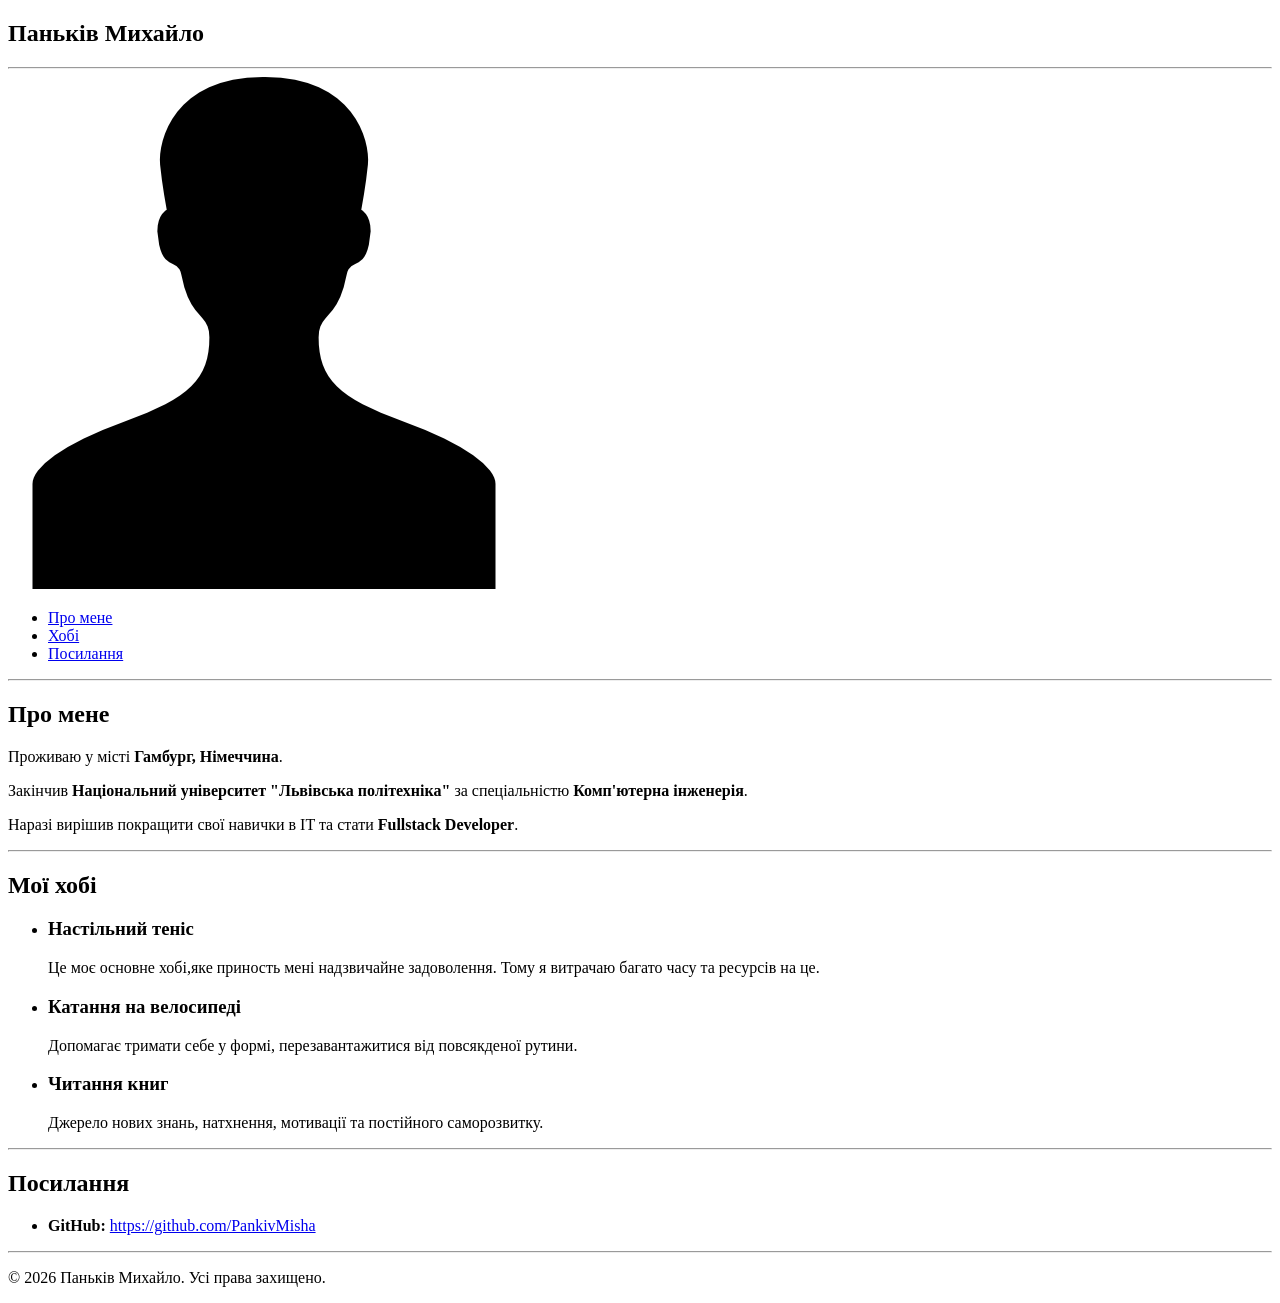
<file: index.html>
<!DOCTYPE html>
<html lang="uk">
<head>
    <meta charset="UTF-8">
    <meta name="viewport" content="width=device-width, initial-scale=1.0">
    <title>Паньків Михайло — Fullstack Developer</title>
</head>
<body>

<header>
    <h2>Паньків Михайло</h2>
    <hr>
    <section>
        <img src="Myprofile.jpg" alt="Фото профілю" width="512">
    </section>
    <nav>

        <ul>
            <li><a href="#about">Про мене</a></li>
            <li><a href="#hobbies">Хобі</a></li>
            <li><a href="#links">Посилання</a></li>
        </ul>

    </nav>
</header>

<hr>

<main>
    <section id="about">
        <h2>Про мене</h2>
        <p>Проживаю у місті <strong>Гамбург, Німеччина</strong>.</p>
        <p>Закінчив <strong>Національний університет "Львівська політехніка"</strong> за спеціальністю <strong>Комп'ютерна
            інженерія</strong>.</p>
        <p>Наразі вирішив покращити свої навички в IT та стати <strong>Fullstack Developer</strong>.</p>
    </section>

    <hr>

    <section id="hobbies">
        <h2>Мої хобі</h2>
        <ul>
            <li>
                <h3>Настільний теніс</h3>
                <p>Це моє основне хобі,яке приность мені надзвичайне задоволення. Тому я витрачаю багато часу та
                    ресурсів на це.</p>
            </li>
            <li>
                <h3>Катання на велосипеді</h3>
                <p>Допомагає тримати себе у формі, перезавантажитися від повсякденої рутини.</p>
            </li>
            <li>
                <h3>Читання книг</h3>
                <p>Джерело нових знань, натхнення, мотивації та постійного саморозвитку.</p>
            </li>
        </ul>
    </section>

    <hr>

    <section id="links">
        <h2>Посилання</h2>
        <ul>
            <li>
                <strong>GitHub:</strong>
                <a href="https://github.com/PankivMisha" target="_blank" rel="noopener noreferrer">https://github.com/PankivMisha</a>
            </li>
        </ul>
    </section>
</main>

<hr>

<footer>
    <p>&copy; 2026 Паньків Михайло. Усі права захищено.</p>
</footer>

</body>
</html>
</file>
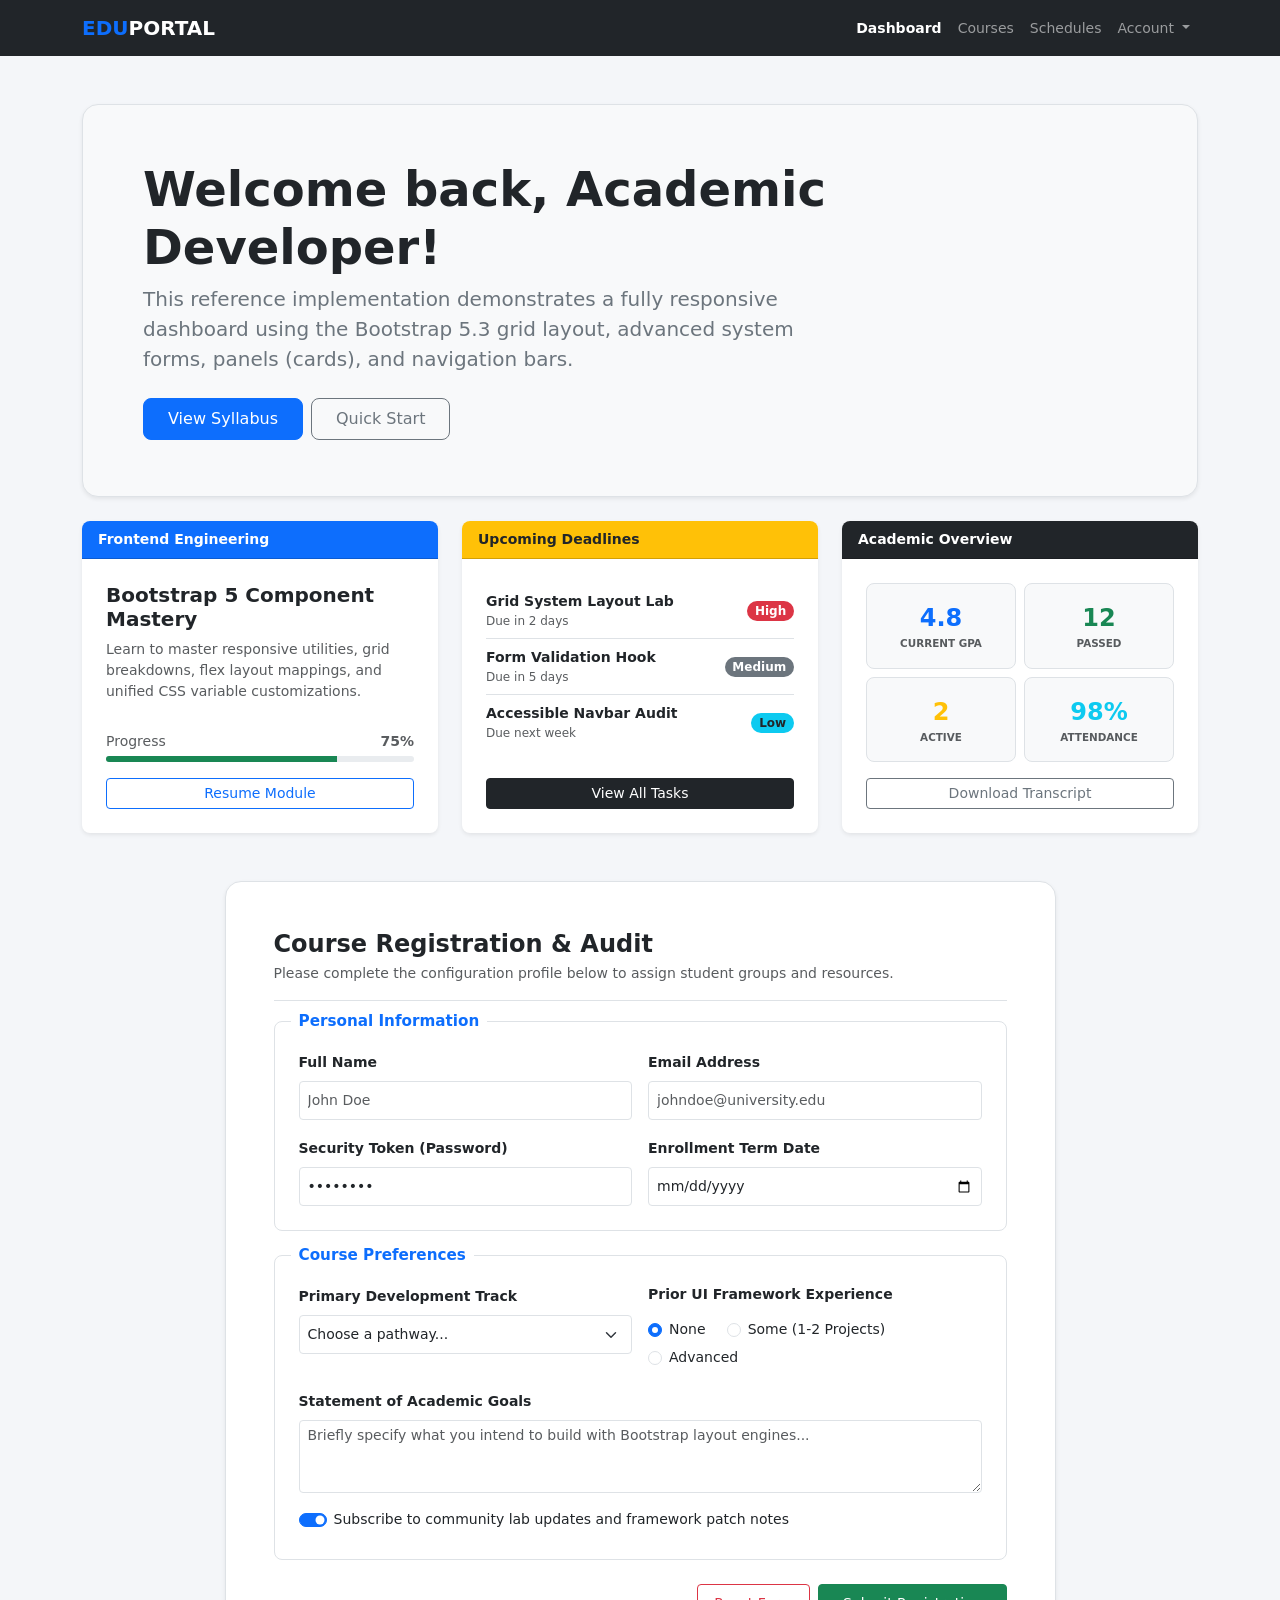
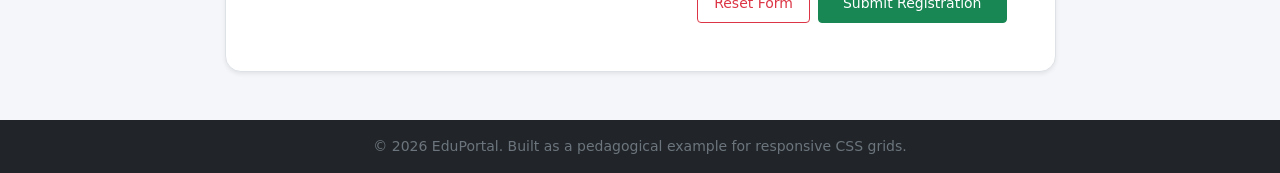
<file: bootstrap/index.html>
<!DOCTYPE html>
<html lang="en">
<head>
    <meta charset="UTF-8">
    <meta name="viewport" content="width=device-width, initial-scale=1.0">
    <title>EduPortal — Dashboard</title>
    <link href="https://cdn.jsdelivr.net/npm/bootstrap@5.3.3/dist/css/bootstrap.min.css" rel="stylesheet">
    <link rel="stylesheet" href="style.css">
</head>
<body>

    <!-- Navbar -->
<nav class="navbar navbar-expand-lg navbar-dark bg-dark py-2">
    <div class="container">
        <a class="navbar-brand fw-bold" href="#">
            <span class="text-primary">EDU</span>PORTAL
        </a>
        <button class="navbar-toggler" type="button" data-bs-toggle="collapse" data-bs-target="#mainNav">
            <span class="navbar-toggler-icon"></span>
        </button>
        <div class="collapse navbar-collapse" id="mainNav">
            <ul class="navbar-nav ms-auto mb-2 mb-lg-0 small">
                <li class="nav-item">
                    <a class="nav-link active fw-semibold" aria-current="page" href="#">Dashboard</a>
                </li>
                <li class="nav-item">
                    <a class="nav-link" href="#">Courses</a>
                </li>
                <li class="nav-item">
                    <a class="nav-link" href="#">Schedules</a>
                </li>
                <li class="nav-item dropdown">
                    <a class="nav-link dropdown-toggle" href="#" role="button" data-bs-toggle="dropdown" aria-expanded="false">
                        Account
                    </a>
                    <ul class="dropdown-menu dropdown-menu-end">
                        <li><a class="dropdown-item" href="#">Profile</a></li>
                        <li><a class="dropdown-item" href="#">Settings</a></li>
                        <li><hr class="dropdown-divider"></li>
                        <li><a class="dropdown-item text-danger" href="#">Logout</a></li>
                    </ul>
                </li>
            </ul>
        </div>
    </div>
</nav>

<!-- Main -->
<main class="container my-5">


    <div class="p-4 p-md-5 mb-4 bg-light border rounded-4 shadow-sm">
        <div class="container-fluid py-2">
            <h1 class="display-5 fw-bold text-dark">Welcome back, Academic Developer!</h1>
            <p class="col-md-8 fs-5 text-secondary mb-4">
                This reference implementation demonstrates a fully responsive dashboard using the Bootstrap 5.3 grid layout, advanced system forms, panels (cards), and navigation bars.
            </p>
            <div class="d-flex flex-wrap gap-2">
                <button class="btn btn-primary btn-lg px-4 fs-6" type="button">View Syllabus</button>
                <button class="btn btn-outline-secondary btn-lg px-4 fs-6" type="button">Quick Start</button>
            </div>
        </div>
    </div>

    <!--Grid Layout -->
    <div class="row g-4 mb-5">

        <!-- Frontend Engineering -->
        <div class="col-lg-4">
            <div class="card h-100 shadow-sm border-0 rounded-3 overflow-hidden">
                <div class="card-header bg-primary text-white fw-semibold py-2 px-3 small">
                    Frontend Engineering
                </div>
                <div class="card-body d-flex flex-column justify-content-between p-4">
                    <div>
                        <h5 class="card-title fw-bold mb-2">Bootstrap 5 Component Mastery</h5>
                        <p class="card-text text-muted small">
                            Learn to master responsive utilities, grid breakdowns, flex layout mappings, and unified CSS variable customizations.
                        </p>
                    </div>
                    <div class="mt-4">
                        <div class="d-flex justify-content-between small text-muted mb-1">
                            <span>Progress</span>
                            <span class="fw-semibold">75%</span>
                        </div>
                        <div class="progress progress-thin mb-3">
                            <div class="progress-bar bg-success w-75" role="progressbar" aria-valuenow="75" aria-valuemin="0" aria-valuemax="100"></div>
                        </div>
                        <button class="btn btn-outline-primary btn-sm w-100">Resume Module</button>
                    </div>
                </div>
            </div>
        </div>

        <!-- Upcoming Deadlines -->
        <div class="col-lg-4">
            <div class="card h-100 shadow-sm border-0 rounded-3 overflow-hidden">
                <div class="card-header bg-warning text-dark fw-semibold py-2 px-3 small">
                    Upcoming Deadlines
                </div>
                <div class="card-body d-flex flex-column justify-content-between p-4">
                    <ul class="list-group list-group-flush">
                        <li class="list-group-item px-0 py-2 d-flex justify-content-between align-items-center">
                            <div>
                                <div class="fw-bold small">Grid System Layout Lab</div>
                                <div class="text-muted text-xs">Due in 2 days</div>
                            </div>
                            <span class="badge bg-danger rounded-pill">High</span>
                        </li>
                        <li class="list-group-item px-0 py-2 d-flex justify-content-between align-items-center">
                            <div>
                                <div class="fw-bold small">Form Validation Hook</div>
                                <div class="text-muted text-xs">Due in 5 days</div>
                            </div>
                            <span class="badge bg-secondary rounded-pill">Medium</span>
                        </li>
                        <li class="list-group-item px-0 py-2 d-flex justify-content-between align-items-center border-bottom-0">
                            <div>
                                <div class="fw-bold small">Accessible Navbar Audit</div>
                                <div class="text-muted text-xs">Due next week</div>
                            </div>
                            <span class="badge bg-info text-dark rounded-pill">Low</span>
                        </li>
                    </ul>
                    <div class="mt-3">
                        <button class="btn btn-dark btn-sm w-100">View All Tasks</button>
                    </div>
                </div>
            </div>
        </div>

        <!-- Academic Overview -->
        <div class="col-lg-4">
            <div class="card h-100 shadow-sm border-0 rounded-3 overflow-hidden">
                <div class="card-header bg-dark text-white fw-semibold py-2 px-3 small">
                    Academic Overview
                </div>
                <div class="card-body d-flex flex-column justify-content-between p-4">
                    <div class="row g-2 text-center">
                        <div class="col-6">
                            <div class="p-3 bg-light border rounded-3">
                                <div class="fs-4 fw-bold text-primary">4.8</div>
                                <div class="text-muted fw-semibold stat-label">CURRENT GPA</div>
                            </div>
                        </div>
                        <div class="col-6">
                            <div class="p-3 bg-light border rounded-3">
                                <div class="fs-4 fw-bold text-success">12</div>
                                <div class="text-muted fw-semibold stat-label">PASSED</div>
                            </div>
                        </div>
                        <div class="col-6">
                            <div class="p-3 bg-light border rounded-3">
                                <div class="fs-4 fw-bold text-warning">2</div>
                                <div class="text-muted fw-semibold stat-label">ACTIVE</div>
                            </div>
                        </div>
                        <div class="col-6">
                            <div class="p-3 bg-light border rounded-3">
                                <div class="fs-4 fw-bold text-info">98%</div>
                                <div class="text-muted fw-semibold stat-label">ATTENDANCE</div>
                            </div>
                        </div>
                    </div>
                    <div class="mt-3">
                        <button class="btn btn-outline-secondary btn-sm w-100">Download Transcript</button>
                    </div>
                </div>
            </div>
        </div>

    </div>

    <!-- Course Registration & Audit -->
    <div class="row justify-content-center">
        <div class="col-lg-9">
            <div class="bg-white p-4 p-md-5 rounded-4 shadow-sm border">
                <h2 class="h4 fw-bold mb-1">Course Registration &amp; Audit</h2>
                <p class="text-muted small mb-3 pb-3 border-bottom">
                    Please complete the configuration profile below to assign student groups and resources.
                </p>

                <form>
                    <!-- Personal Information -->
                    <div class="fieldset-box mb-4">
                        <span class="fieldset-title">Personal Information</span>
                        <div class="row g-3">
                            <div class="col-md-6">
                                <label for="fullName" class="form-label small fw-semibold">Full Name</label>
                                <input type="text" class="form-control form-control-sm py-2" id="fullName" placeholder="John Doe">
                            </div>
                            <div class="col-md-6">
                                <label for="emailAddress" class="form-label small fw-semibold">Email Address</label>
                                <input type="email" class="form-control form-control-sm py-2" id="emailAddress" placeholder="johndoe@university.edu">
                            </div>
                            <div class="col-md-6">
                                <label for="securityToken" class="form-label small fw-semibold">Security Token (Password)</label>
                                <input type="password" class="form-control form-control-sm py-2" id="securityToken" value="12345678">
                            </div>
                            <div class="col-md-6">
                                <label for="termDate" class="form-label small fw-semibold">Enrollment Term Date</label>
                                <input type="date" class="form-control form-control-sm py-2" id="termDate">
                            </div>
                        </div>
                    </div>

                    <!-- Course Preferences -->
                    <div class="fieldset-box mb-4">
                        <span class="fieldset-title">Course Preferences</span>
                        <div class="row g-3 mb-3">
                            <div class="col-md-6">
                                <label for="devTrack" class="form-label small fw-semibold">Primary Development Track</label>
                                <select class="form-select form-select-sm py-2" id="devTrack">
                                    <option selected>Choose a pathway...</option>
                                    <option value="1">Frontend Architecture</option>
                                    <option value="2">Backend Engineering</option>
                                    <option value="3">Full-Stack Advanced Applications</option>
                                </select>
                            </div>
                            <div class="col-md-6">
                                <label class="form-label small fw-semibold d-block">Prior UI Framework Experience</label>
                                <div class="pt-1">
                                    <div class="form-check form-check-inline small">
                                        <input class="form-check-input" type="radio" name="experienceRadio" id="expNone" value="none" checked>
                                        <label class="form-check-label" for="expNone">None</label>
                                    </div>
                                    <div class="form-check form-check-inline small">
                                        <input class="form-check-input" type="radio" name="experienceRadio" id="expSome" value="some">
                                        <label class="form-check-label" for="expSome">Some (1-2 Projects)</label>
                                    </div>
                                    <div class="form-check form-check-inline small">
                                        <input class="form-check-input" type="radio" name="experienceRadio" id="expAdv" value="advanced">
                                        <label class="form-check-label" for="expAdv">Advanced</label>
                                    </div>
                                </div>
                            </div>
                        </div>

                        <div class="mb-3">
                            <label for="academicGoals" class="form-label small fw-semibold">Statement of Academic Goals</label>
                            <textarea class="form-control form-control-sm" id="academicGoals" rows="3" placeholder="Briefly specify what you intend to build with Bootstrap layout engines..."></textarea>
                        </div>

                        <div class="form-check form-switch small">
                            <input class="form-check-input" type="checkbox" role="switch" id="subscribeSwitch" checked>
                            <label class="form-check-label" for="subscribeSwitch">Subscribe to community lab updates and framework patch notes</label>
                        </div>
                    </div>

                    <!-- Form buttons -->
                    <div class="d-flex justify-content-end gap-2">
                        <button type="reset" class="btn btn-outline-danger btn-sm px-3 py-2">Reset Form</button>
                        <button type="submit" class="btn btn-success btn-sm px-4 py-2">Submit Registration</button>
                    </div>
                </form>

            </div>
        </div>
    </div>

</main>

<!-- Footer -->
<footer class="bg-dark text-secondary text-center py-3 mt-auto small">
    <div class="container">
        &copy; 2026 EduPortal. Built as a pedagogical example for responsive CSS grids.
    </div>
</footer>

<!-- Bootstrap 5.3 JS Bundle -->
<script src="https://cdn.jsdelivr.net/npm/bootstrap@5.3.3/dist/js/bootstrap.bundle.min.js"></script>
</body>
</html>
</file>
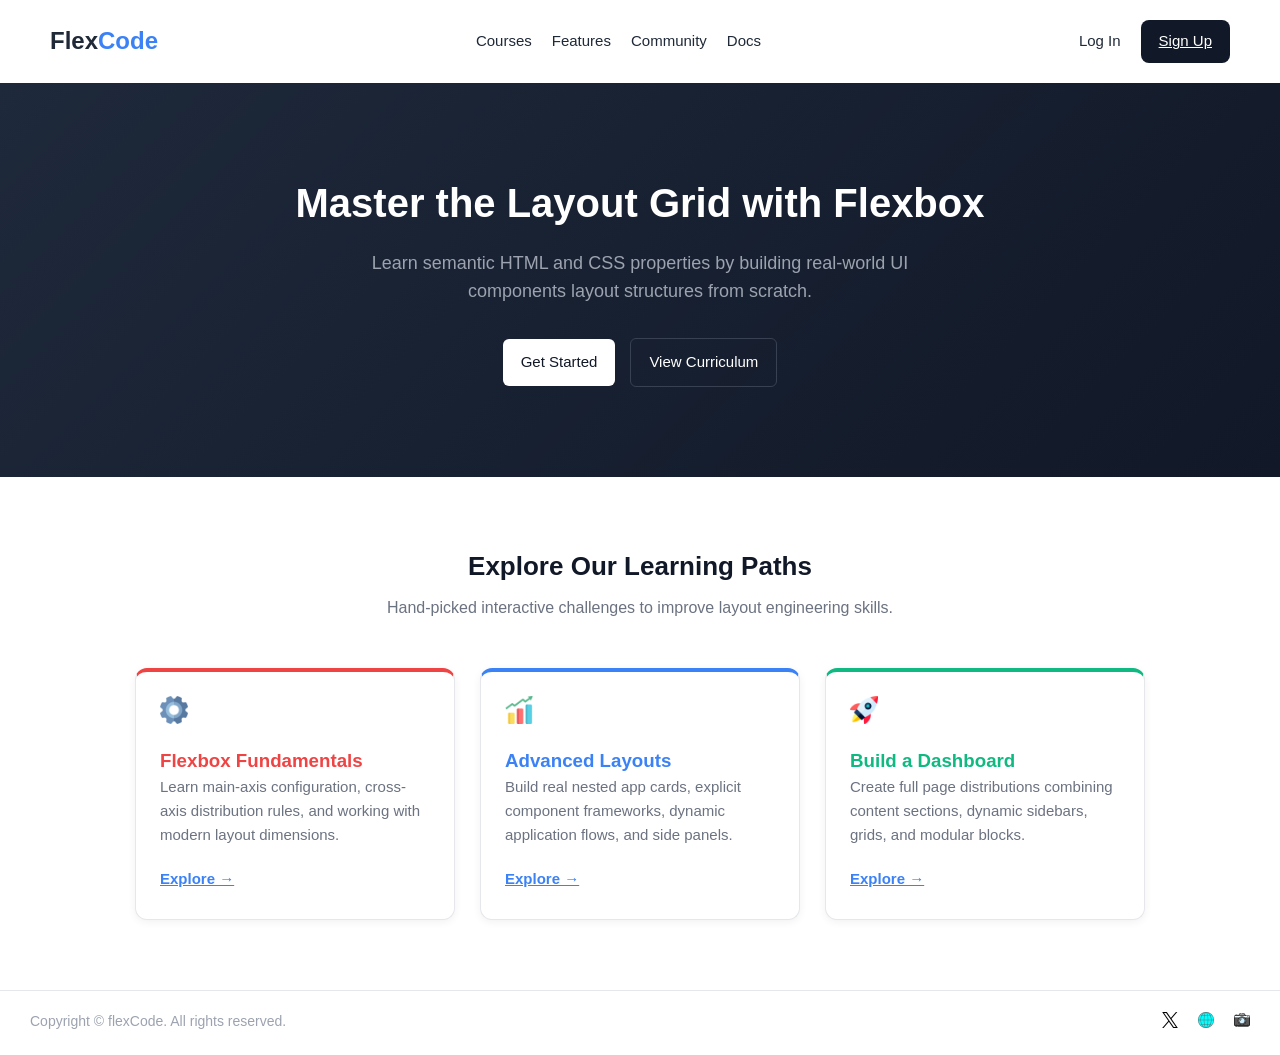
<file: flexBox/index.html>
<!DOCTYPE html>
<html lang="en">
<head>
    <meta charset="UTF-8">
    <meta name="viewport"
          content="width=device-width, user-scalable=no, initial-scale=1.0, maximum-scale=1.0, minimum-scale=1.0">
    <meta http-equiv="X-UA-Compatible" content="ie=edge">
    <title>FlexBox</title>
    <link rel="stylesheet" href="style.css">
</head>
<body>
<header>
    <nav class="navbar">
        <div class="logo">Flex<span>Code</span></div>
        <ul class="nav-links">
            <li>
            <a href="#">Courses</a> </li>
            <li>
            <a href="#">Features</a> </li>
            <li>
            <a href="#">Community</a> </li>
            <li>
            <a href="#">Docs</a> </li>
        </ul>
        <div class="auth-buttons">
            <a href="#" class="btn-login">Log In</a>
            <a href="#" class="btn-sign-up">Sign Up</a>
        </div>
    </nav>
</header>
<main>
<section class="hero">
    <h1>Master the Layout Grid with Flexbox</h1>
    <p>Learn semantic HTML and CSS properties by building real-world UI components layout structures from scratch.</p>
    <div class="hero-buttons">
        <a href="#" class="btn-get-started">Get Started</a>
        <a href="#" class="btn-view-curriculum">View Curriculum</a>
    </div>

</section>

<section class="main-content">
    <h2 class="title">Explore Our Learning Paths</h2>
    <p class="subtitle">Hand-picked interactive challenges to improve layout engineering skills.</p>

    <div class="cards">
        <div class="card-flexbox-fundamentals card">
            <img class="icon" src="icons/gear.png" alt="gear icon">
            <h3>Flexbox Fundamentals</h3>
            <p>Learn main-axis configuration, cross-axis distribution rules, and working with modern layout dimensions.</p>
            <a href="#" class="btn-explore">Explore →</a>
        </div>
        <div  class="card-advanced-layout card">
            <img class="icon" src="icons/chart.png" alt="chart icon">
            <h3>Advanced Layouts</h3>
            <p>Build real nested app cards, explicit component frameworks, dynamic application flows, and side panels.</p>
            <a href="#" class="btn-explore">Explore →</a>
        </div>
        <div class="card-build-dashboard card">
            <img class="icon" src="icons/rocket.png" alt="rocket icon">
            <h3>Build a Dashboard</h3>
            <p>Create full page distributions combining content sections, dynamic sidebars, grids, and modular blocks.</p>
            <a href="#" class="btn-explore">Explore →</a>
        </div>
    </div>
</section>
</main>
<footer>
    <p>Copyright © flexCode. All rights reserved.</p>
    <div class="social-links">
        <a href="#"><img class="icon" src="icons/x.png" alt="x icon"></a>
        <a href="#"><img class="icon" src="icons/global.png" alt="global icon"></a>
        <a href="#"><img class="icon" src="icons/camera.png" alt="camera icon"></a>
    </div>
</footer>
</body>
</html>
</file>
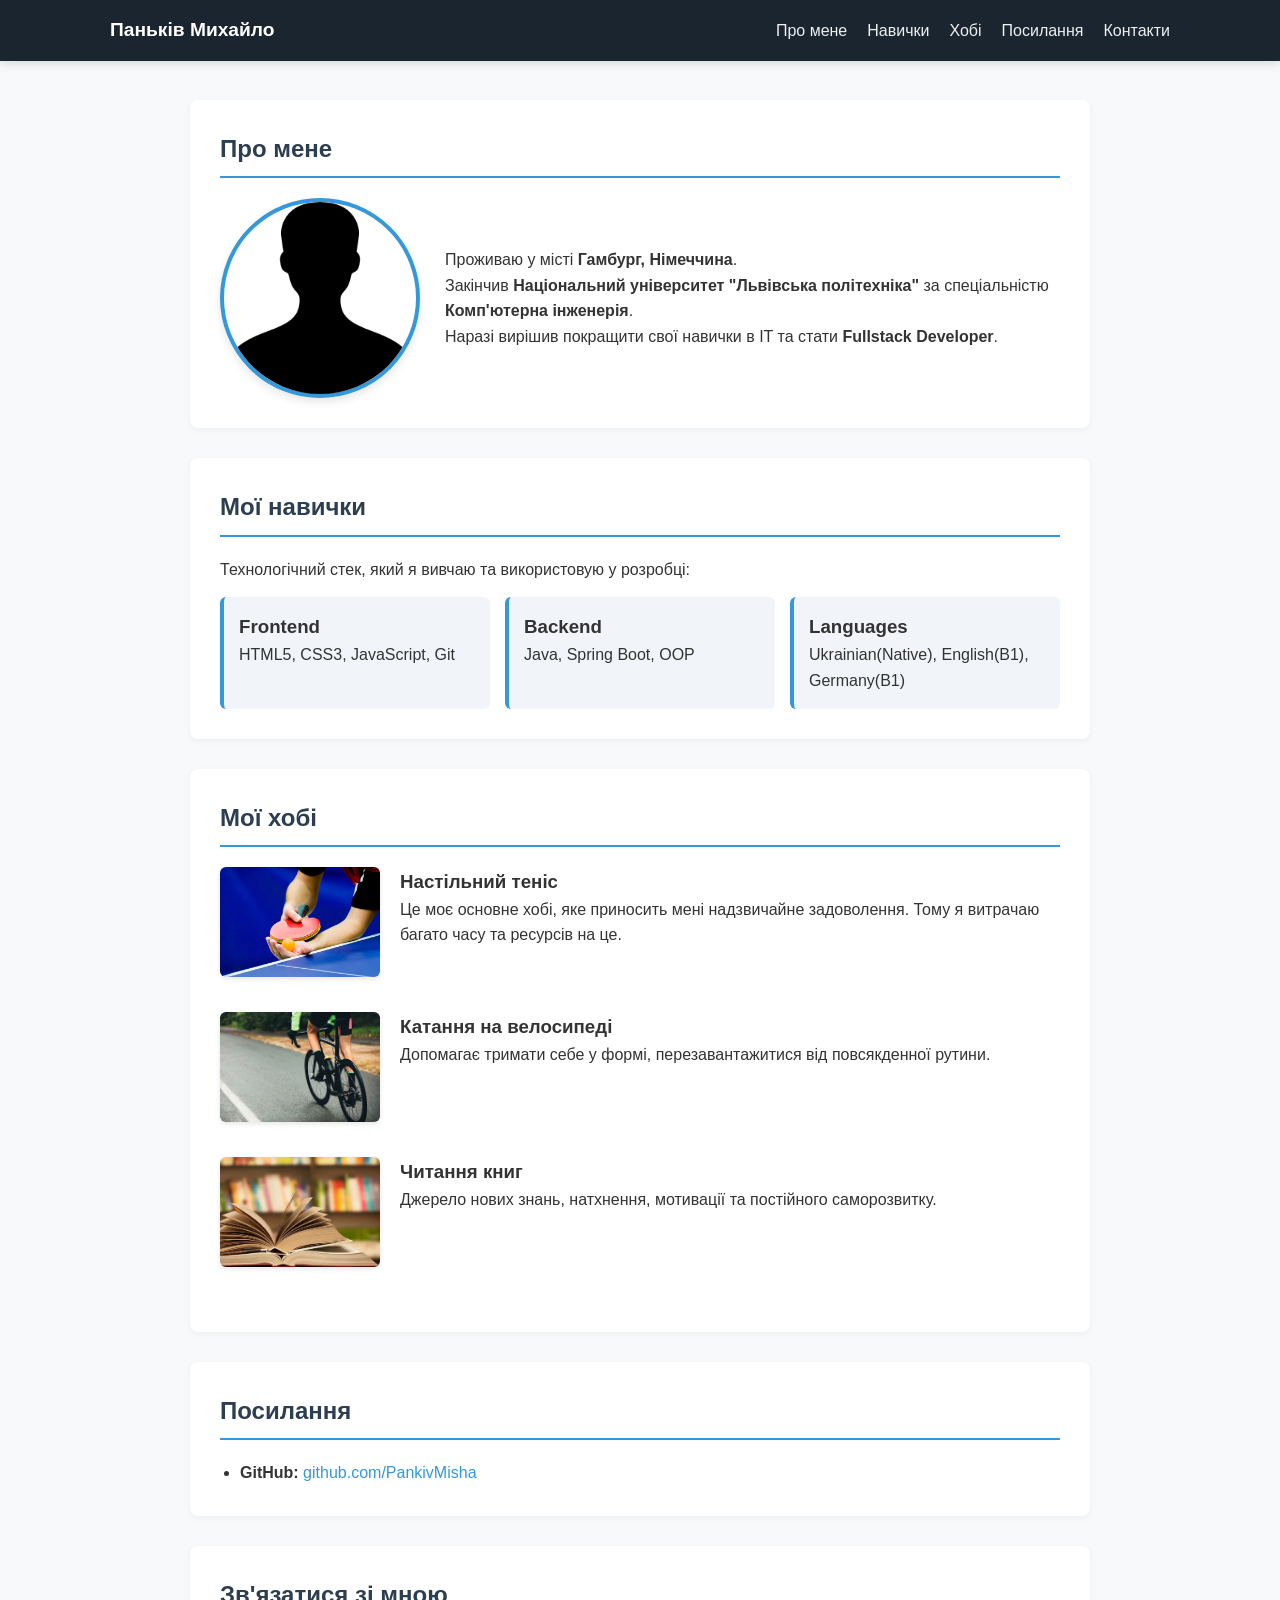
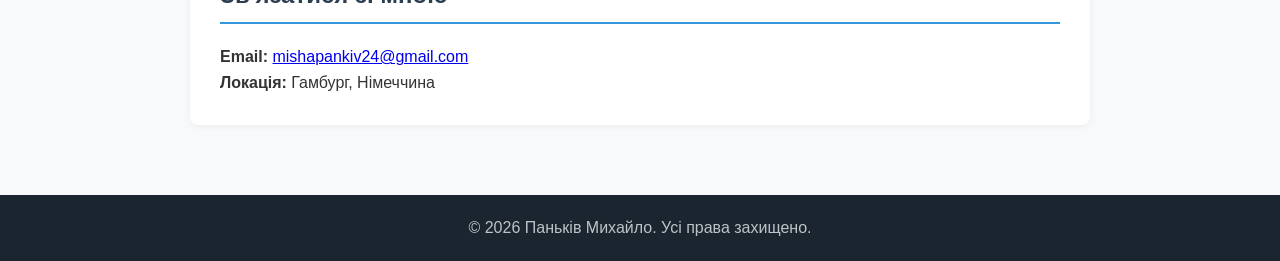
<file: portfolio/index.html>
<!DOCTYPE html>
<html lang="uk">
<head>
    <meta charset="UTF-8">
    <meta name="viewport" content="width=device-width, initial-scale=1.0">
    <title>Паньків Михайло — Fullstack Developer</title>
    <link rel="stylesheet" href="style.css">
</head>
<body>

<header>
    <nav class="navbar">
        <div class="logo">Паньків Михайло</div>
        <ul class="nav-links">
            <li><a href="#about">Про мене</a></li>
            <li><a href="#skills">Навички</a></li>
            <li><a href="#hobbies">Хобі</a></li>
            <li><a href="#links">Посилання</a></li>
            <li><a href="#contacts">Контакти</a></li>
        </ul>
    </nav>
</header>

<main class="main-content">
    <section id="about" class="content-section">
        <h2>Про мене</h2>
        <div class="profile-container">
            <img src="Myprofile.jpg" alt="Фото профілю" class="profile-img">
            <div class="profile-text">
                <p>Проживаю у місті <strong>Гамбург, Німеччина</strong>.</p>
                <p>Закінчив <strong>Національний університет "Львівська політехніка"</strong> за спеціальністю <strong>Комп'ютерна інженерія</strong>.</p>
                <p>Наразі вирішив покращити свої навички в IT та стати <strong>Fullstack Developer</strong>.</p>
            </div>
        </div>
    </section>


    <section id="skills" class="content-section">
        <h2>Мої навички</h2>
        <p>Технологічний стек, який я вивчаю та використовую у розробці:</p>
        <div class="skills-grid">
            <div class="skill-card">
                <h3>Frontend</h3>
                <p>HTML5, CSS3, JavaScript, Git</p>
            </div>
            <div class="skill-card">
                <h3>Backend</h3>
                <p>Java, Spring Boot, OOP</p>
            </div>
            <div class="skill-card">
                <h3>Languages</h3>
                <p>Ukrainian(Native), English(B1), Germany(B1)</p>
            </div>

        </div>
    </section>

    <!-- Секція 3: Хобі -->
    <section id="hobbies" class="content-section">
        <h2>Мої хобі</h2>
        <ul class="hobbies-list">
            <li>
                <img src="TableTenis.jpg" alt="Настільний теніс" class="hobbies-img">
                <h3>Настільний теніс</h3>
                <p>Це моє основне хобі, яке приносить мені надзвичайне задоволення. Тому я витрачаю багато часу та ресурсів на це.</p>
            </li>
            <li>
                <img src="Bicycle.jpg" alt="Велосипед" class="hobbies-img">
                <h3>Катання на велосипеді</h3>
                <p>Допомагає тримати себе у формі, перезавантажитися від повсякденної рутини.</p>
            </li>
            <li>
                <img src="Book.jpg" alt="Книга" class="hobbies-img">
                <h3>Читання книг</h3>
                <p>Джерело нових знань, натхнення, мотивації та постійного саморозвитку.</p>
            </li>
        </ul>
    </section>

    <!-- Секція 4: Посилання -->
    <section id="links" class="content-section">
        <h2>Посилання</h2>
        <ul>
            <li>
                <strong>GitHub:</strong>
                <a href="https://github.com/PankivMisha" target="_blank" rel="noopener noreferrer">github.com/PankivMisha</a>
            </li>
        </ul>
    </section>

    <!-- Секція 5: Контакти -->
    <section id="contacts" class="content-section">
        <h2>Зв'язатися зі мною</h2>
        <p>
            <strong>Email:</strong>
            <a href="mailto:mishapankiv24@gmail.com" target="_blank">mishapankiv24@gmail.com</a>
        </p>
        <p><strong>Локація:</strong> Гамбург, Німеччина</p>
    </section>
</main>

<footer>
    <p>&copy; 2026 Паньків Михайло. Усі права захищено.</p>
</footer>

</body>
</html>
</file>
<file: bootstrap/style.css>
body {
    background-color: #f4f6f9;
    display: flex;
    flex-direction: column;
    min-height: 100vh;
}

main {
    flex: 1;
}


.fieldset-box {
    position: relative;
    border: 1px solid #dee2e6;
    border-radius: 0.5rem;
    padding: 1.75rem 1.5rem 1.5rem;
    margin-top: 1.25rem;
}

.fieldset-title {
    position: absolute;
    top: -0.75rem;
    left: 1rem;
    background-color: #ffffff;
    padding: 0 0.5rem;
    font-weight: 600;
    font-size: 0.95rem;
    color: #0d6efd;
}

.progress-thin {
    height: 6px;
}

.text-xs {
    font-size: 0.75rem;
}

.stat-label {
    font-size: 0.65rem;
}
</file>
<file: flexBox/style.css>
* {
    margin: 0;
    padding: 0;
    box-sizing: border-box;
}

body {
    font-family: "Segoe UI", Arial, sans-serif;
    line-height: 1.5;
    color: #1f2937;
}
/* Navbar*/
.navbar {
    display: flex;
    justify-content: space-between;
    align-items: center;
    padding: 20px 50px;
    background-color: #ffffff;
}
.nav-links{
    list-style: none;
    display: flex;
    gap: 20px;
}
.nav-links a{
    text-decoration: none;
    font-size: 15px;
    font-weight: 500;
    color: #1f2937;
}
.logo{
    font-size: 24px;
    font-weight: 700;
}
.logo span{
    color: #3b82f6;
}
.auth-buttons{
    display: flex;
    align-items: center;
    gap: 20px;
}
.btn-login{
    text-decoration: none;
    font-size: 15px;
    font-weight: 500;
    color: #1f2937;
}
.btn-sign-up{
    font-size: 15px;
    font-weight: 500;
    padding: 10px 18px;
    border-radius: 8px;
    background-color: #111827;
    color: #fff;
}

/*Section Hero*/
.hero{
    display: flex;
    flex-direction: column;
    align-items: center;
    padding: 90px 20px;
    background: linear-gradient(135deg, #1e293b, #111827);
    text-align: center;
}
.hero h1{
    font-size: 40px;
    font-weight: 700;
    color: #ffffff;
    margin-bottom: 16px;
}
.hero p{
    font-size: 18px;
    font-weight: 400;
    line-height: 1.6;
    color: #9ca3af;
    max-width: 580px;
    margin: 0 auto 32px;
}
.hero-buttons{
    display: flex;
    align-items: center;
    gap: 15px;
}
.btn-get-started,.btn-view-curriculum{
    font-size: 15px;
    font-weight: 500;
    padding: 12px 18px;
    border-radius: 6px;
    text-decoration: none;
}
.btn-get-started{
    background-color: #ffffff;
    color: #111827;
}
.btn-view-curriculum{
    border: 1px solid #374151;
    color: #fff;
}

/*Main content*/
.main-content{
    display: flex;
    flex-direction: column;
    text-align: center;
    padding: 70px 75px;
}
.title{
    font-size: 26px;
    font-weight: 700;
    color: #111827;
    margin-bottom: 10px;
}
.subtitle{
    font-size: 16px;
    color: #6b7280;
    margin-bottom: 48px;
}
/*Cards*/
.cards{
    display: flex;
    flex-direction: row;
    text-align: left;
    justify-content: center;
    gap: 25px;
    flex-wrap: wrap;
}
.card{
    padding: 24px 24px 28px;
    background-color: #ffffff;
    border: 1px solid #e5e7eb;
    border-top-width: 4px;
    border-radius: 12px;
    box-shadow: 0 2px 8px rgba(0, 0, 0, 0.06);
    max-width: 320px;
}
.card .icon{
    width: 28px;
    height: 28px;
    margin-bottom: 16px;
}
.card .h3{
    font-size: 18px;
    font-weight: 600;
    margin-bottom: 12px;
}
.card p {
    font-size: 15px;
    line-height: 1.6;
    color: #6b7280;
    margin-bottom: 20px;
}
.btn-explore {
    font-size: 15px;
    font-weight: 600;
    color: #3b82f6;
}
.card-flexbox-fundamentals{
    border-top-color: #ef4444;
}
.card-flexbox-fundamentals h3{
    color: #ef4444;
}
.card-advanced-layout{
    border-top-color: #3b82f6;
}
.card-advanced-layout h3{
    color: #3b82f6;
}
.card-build-dashboard{
    border-top-color: #10b981;
}
.card-build-dashboard h3{
    color: #10b981;
}
/*Footer*/
footer {
    display: flex;
    justify-content: space-between;
    padding: 20px 30px;
    border-top: 1px solid #e5e7eb;
}

footer p {
    font-size: 14px;
    color: #9ca3af;
}
.social-links{
    display: flex;
    gap: 20px;
}

.social-links img {
    width: 16px;
    height: 16px;
}
</file>
<file: portfolio/style.css>
* {
    margin: 0;
    padding: 0;
    box-sizing: border-box;
}

html {
    scroll-behavior: smooth;
}

body {
    font-family: 'Segoe UI', Tahoma, Geneva, Verdana, sans-serif;
    line-height: 1.6;
    color: #333333;
    background-color: #f8f9fa;
    display: flex;
    flex-direction: column;
    min-height: 100vh;
}

/* Навігаційна панель */
header {
    position: fixed;
    top: 0;
    left: 0;
    width: 100%;
    background-color: #1a252f;
    z-index: 1000; /* Закріплює меню поверх усіх елементів при скролі */
    box-shadow: 0 2px 10px rgba(0, 0, 0, 0.15);
}

.navbar {
    max-width: 1100px;
    margin: 0 auto;
    display: flex;
    justify-content: space-between;
    align-items: center;
    padding: 15px 20px;
}

.logo {
    color: #ffffff;
    font-size: 1.2rem;
    font-weight: bold;
}

.nav-links {
    list-style: none;
    display: flex;
    gap: 20px;
}

.nav-links a {
    color: #ecf0f1;
    text-decoration: none;
    font-weight: 500;
    transition: color 0.3s ease;
}

.nav-links a:hover {
    color: #3498db;
}

/* Main */
.main-content {
    flex: 1; /* Займає весь вільний простір, відтісняючи footer донизу */
    max-width: 900px;
    width: 90%;
    /* 100px зверху, щоб фіксоване меню не перекривало перший блок */
    margin: 100px auto 40px auto;
}

.content-section {
    background: #ffffff;
    padding: 30px;
    margin-bottom: 30px;
    border-radius: 8px;
    box-shadow: 0 2px 6px rgba(0, 0, 0, 0.05);
    /* Відступ при прокрутці до якоря, щоб заголовок не ховався під шапку */
    scroll-margin-top: 90px;
}

.content-section h2 {
    color: #2c3e50;
    margin-bottom: 20px;
    border-bottom: 2px solid #3498db;
    padding-bottom: 8px;
}

/* Про мене */
.profile-container {
    display: flex;
    align-items: center;
    gap: 25px;
    flex-wrap: wrap;
}

.profile-img {
    width: 200px;
    height: 200px;
    object-fit: cover;
    border-radius: 50%;
    border: 4px solid #3498db;
    box-shadow: 0 4px 8px rgba(0, 0, 0, 0.1);
}

.profile-text {
    flex: 1;
    min-width: 250px;
}

/* Навички */
.skills-grid {
    display: grid;
    grid-template-columns: repeat(auto-fit, minmax(200px, 1fr));
    gap: 15px;
    margin-top: 15px;
}

.skill-card {
    background: #f1f5f9;
    padding: 15px;
    border-radius: 6px;
    border-left: 4px solid #3498db;
}

/* Хобі */
.hobbies-list {
    list-style: none;
    padding: 0;
}
.hobbies-list li {
    clear: both;
    display: flow-root;
    margin-bottom: 25px;
}

.hobby-item {
    clear: both;
    overflow: hidden;
    margin-bottom: 25px;
}

.hobbies-img {
    float: left;
    width: 160px;
    height: 110px;
    object-fit: cover;
    margin-right: 20px;
    margin-bottom: 10px;
    border-radius: 6px;
    box-shadow: 0 2px 5px rgba(0, 0, 0, 0.1);
}

.hobby-item h3 {
    color: #2c3e50;
    margin-top: 0;
    margin-bottom: 8px;
}

.hobby-item p {
    color: #555555;
}

/* Посилання */
#links ul {
    padding-left: 20px;
}

#links a {
    color: #3498db;
    text-decoration: none;
}

#links a:hover {
    text-decoration: underline;
}

/* Footer */
footer {
    background-color: #1a252f;
    color: #bdc3c7;
    text-align: center;
    padding: 20px 10px;
    margin-top: auto;
}
</file>
